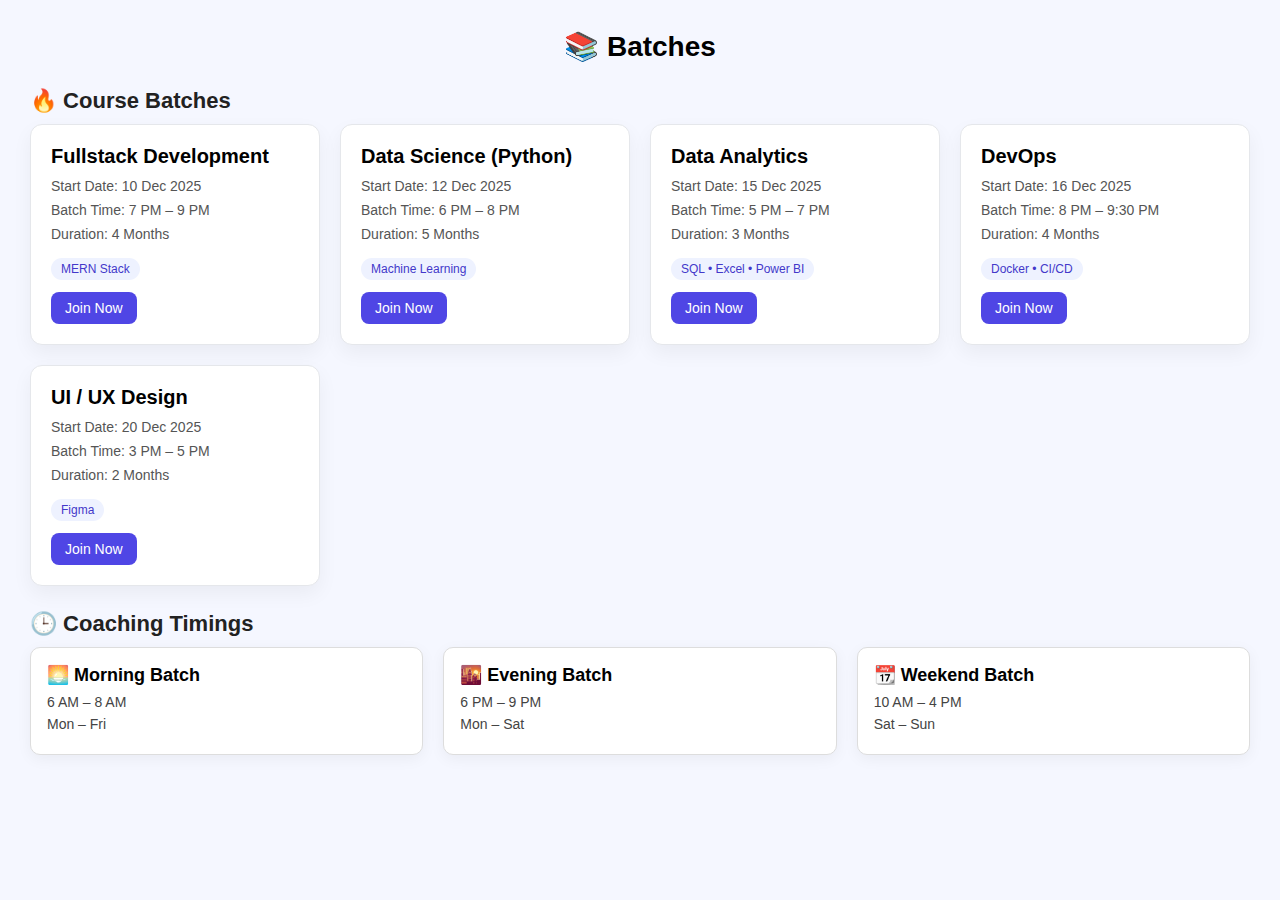
<file: batches.html>
<!DOCTYPE html>
<html lang="en">
<head>
<meta charset="UTF-8">
<title>Batches Page</title>
<style>
  *{margin:0;padding:0;box-sizing:border-box;font-family:Arial}
  body{
    background:#f5f7ff;
    padding:30px;
  }

  h1{
    text-align:center;
    margin-bottom:20px;
    font-size:28px;
  }

  .section-title{
    font-size:22px;
    margin:25px 0 10px;
    color:#222;
  }

  .grid{
    display:grid;
    grid-template-columns:repeat(auto-fit,minmax(280px,1fr));
    gap:20px;
  }

  .card{
    background:white;
    border-radius:12px;
    padding:20px;
    border:1px solid #e5e7eb;
    box-shadow:0 8px 20px rgba(0,0,0,0.05);
    transition:.2s;
  }
  .card:hover{
    transform:translateY(-5px);
  }

  .course-title{
    font-size:20px;
    font-weight:700;
    margin-bottom:10px;
  }

  .info{
    font-size:14px;
    color:#555;
    margin-bottom:8px;
  }

  .tag{
    display:inline-block;
    padding:4px 10px;
    background:#eef2ff;
    color:#4338ca;
    border-radius:20px;
    font-size:12px;
    margin-top:8px;
  }

  .btn{
    display:inline-block;
    margin-top:12px;
    text-decoration:none;
    background:#4f46e5;
    color:white;
    padding:8px 14px;
    border-radius:8px;
    font-size:14px;
  }

  /* timings style */
  .time-box{
    background:#fff;
    padding:16px;
    border-radius:10px;
    border:1px solid #ddd;
    box-shadow:0 4px 15px rgba(0,0,0,0.05);
  }

  .time-type{
    font-weight:700;
    font-size:18px;
    margin-bottom:8px;
  }

  .time{
    font-size:14px;
    color:#444;
    margin-bottom:6px;
  }
</style>
</head>
<body>

<h1>📚 Batches</h1>

<!-- Course Batch Section -->
<h2 class="section-title">🔥 Course Batches</h2>

<div class="grid">

  <div class="card">
    <div class="course-title">Fullstack Development</div>
    <div class="info">Start Date: 10 Dec 2025</div>
    <div class="info">Batch Time: 7 PM – 9 PM</div>
    <div class="info">Duration: 4 Months</div>
    <span class="tag">MERN Stack</span><br>
    <a href="#" class="btn">Join Now</a>
  </div>

  <div class="card">
    <div class="course-title">Data Science (Python)</div>
    <div class="info">Start Date: 12 Dec 2025</div>
    <div class="info">Batch Time: 6 PM – 8 PM</div>
    <div class="info">Duration: 5 Months</div>
    <span class="tag">Machine Learning</span><br>
    <a href="#" class="btn">Join Now</a>
  </div>

  <div class="card">
    <div class="course-title">Data Analytics</div>
    <div class="info">Start Date: 15 Dec 2025</div>
    <div class="info">Batch Time: 5 PM – 7 PM</div>
    <div class="info">Duration: 3 Months</div>
    <span class="tag">SQL • Excel • Power BI</span><br>
    <a href="#" class="btn">Join Now</a>
  </div>

  <div class="card">
    <div class="course-title">DevOps</div>
    <div class="info">Start Date: 16 Dec 2025</div>
    <div class="info">Batch Time: 8 PM – 9:30 PM</div>
    <div class="info">Duration: 4 Months</div>
    <span class="tag">Docker • CI/CD</span><br>
    <a href="#" class="btn">Join Now</a>
  </div>

  <div class="card">
    <div class="course-title">UI / UX Design</div>
    <div class="info">Start Date: 20 Dec 2025</div>
    <div class="info">Batch Time: 3 PM – 5 PM</div>
    <div class="info">Duration: 2 Months</div>
    <span class="tag">Figma</span><br>
    <a href="#" class="btn">Join Now</a>
  </div>

</div>

<!-- Timings Section -->
<h2 class="section-title">🕒 Coaching Timings</h2>

<div class="grid">

  <div class="time-box">
    <div class="time-type">🌅 Morning Batch</div>
    <div class="time">6 AM – 8 AM</div>
    <div class="time">Mon – Fri</div>
  </div>

  <div class="time-box">
    <div class="time-type">🌇 Evening Batch</div>
    <div class="time">6 PM – 9 PM</div>
    <div class="time">Mon – Sat</div>
  </div>

  <div class="time-box">
    <div class="time-type">📆 Weekend Batch</div>
    <div class="time">10 AM – 4 PM</div>
    <div class="time">Sat – Sun</div>
  </div>

</div>

</body>
</html>
</file>
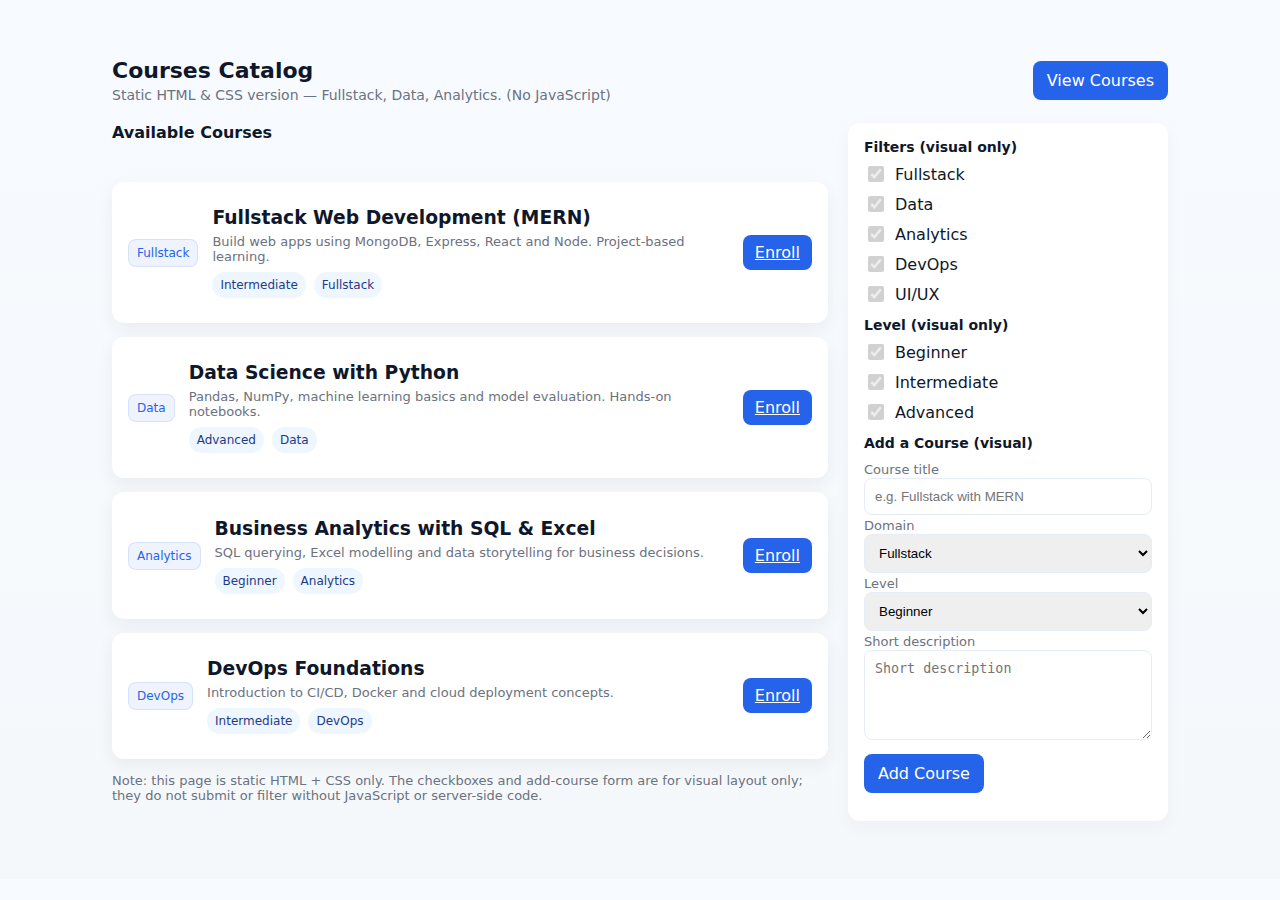
<file: courses.html>
<!DOCTYPE html>
<html lang="en">
<head>
  <meta charset="utf-8" />
  <meta name="viewport" content="width=device-width, initial-scale=1" />
  <title>Courses — Fullstack, Data, Analytics (HTML & CSS only)</title>
  <style>
    :root{
      --bg:#f5f8fb; --card:#ffffff; --accent:#2563eb; --muted:#6b7280;
    }
    *{box-sizing:border-box}
    body{font-family:Inter, system-ui, -apple-system, 'Segoe UI', Roboto, Arial; margin:0; background:linear-gradient(180deg,#f7fbff 0%,var(--bg) 100%); color:#0f172a}
    .container{max-width:1100px; margin:36px auto; padding:22px}
    header{display:flex;align-items:center;justify-content:space-between;margin-bottom:20px}
    h1{font-size:22px;margin:0}
    p.lead{margin:4px 0 0;color:var(--muted);font-size:14px}

    .grid{display:grid;grid-template-columns:1fr 320px;gap:20px}

    /* course list */
    .courses{display:grid;gap:14px}
    .course-card{background:var(--card);padding:16px;border-radius:12px;box-shadow:0 6px 18px rgba(15,23,42,0.06);display:flex;gap:14px;align-items:center}
    .badge{font-size:12px;padding:6px 8px;border-radius:8px;background:rgba(37,99,235,0.08);color:var(--accent);border:1px solid rgba(37,99,235,0.12)}
    .course-info{flex:1}
    .course-title{font-weight:600;margin:0 0 6px}
    .course-meta{font-size:13px;color:var(--muted);margin:0}
    .tags{display:flex;gap:8px;margin-top:8px}
    .tag{background:#eef6ff;padding:6px 8px;border-radius:999px;font-size:12px;color:#1e3a8a}
    .cta{padding:8px 12px;border-radius:8px;border:none;background:var(--accent);color:white;cursor:pointer}

    /* sidebar */
    .sidebar{background:var(--card);padding:16px;border-radius:12px;box-shadow:0 6px 18px rgba(15,23,42,0.04)}
    .section{margin-bottom:12px}
    .section h3{margin:0 0 8px;font-size:14px}
    .checkbox-list{display:flex;flex-direction:column;gap:8px}
    label.inline{display:flex;align-items:center;gap:8px}
    input[type='checkbox']{width:16px;height:16px}

    /* form styles (non-functional: HTML only) */
    .form-row{display:flex;gap:8px}
    input[type='text'],select,textarea{width:100%;padding:10px;border-radius:8px;border:1px solid #e6edf6}
    textarea{min-height:90px}
    .muted{color:var(--muted);font-size:13px}

    /* small screens */
    @media (max-width:880px){.grid{grid-template-columns:1fr}.sidebar{order:2}.courses{order:1}}

    /* simple accessibility improvements */
    a.button{display:inline-block;padding:10px 14px;border-radius:8px;background:var(--accent);color:#fff;text-decoration:none}
  </style>
</head>
<body>
  <div class="container">
    <header>
      <div>
        <h1>Courses Catalog</h1>
        <p class="lead">Static HTML & CSS version — Fullstack, Data, Analytics. (No JavaScript)</p>
      </div>
      <nav aria-label="primary actions">
        <a class="button" href="#courses">View Courses</a>
      </nav>
    </header>

    <main class="grid">

      <section id="courses" class="courses" aria-labelledby="courses-heading">
        <h2 id="courses-heading" style="font-size:16px;margin:0 0 8px">Available Courses</h2>

        <article class="course-card" aria-labelledby="c1-title">
          <div class="badge">Fullstack</div>
          <div class="course-info">
            <h3 id="c1-title" class="course-title">Fullstack Web Development (MERN)</h3>
            <p class="course-meta">Build web apps using MongoDB, Express, React and Node. Project-based learning.</p>
            <div class="tags"><span class="tag">Intermediate</span><span class="tag">Fullstack</span></div>
          </div>
          <div>
            <a href="#" class="cta">Enroll</a>
          </div>
        </article>

        <article class="course-card" aria-labelledby="c2-title">
          <div class="badge">Data</div>
          <div class="course-info">
            <h3 id="c2-title" class="course-title">Data Science with Python</h3>
            <p class="course-meta">Pandas, NumPy, machine learning basics and model evaluation. Hands-on notebooks.</p>
            <div class="tags"><span class="tag">Advanced</span><span class="tag">Data</span></div>
          </div>
          <div>
            <a href="#" class="cta">Enroll</a>
          </div>
        </article>

        <article class="course-card" aria-labelledby="c3-title">
          <div class="badge">Analytics</div>
          <div class="course-info">
            <h3 id="c3-title" class="course-title">Business Analytics with SQL & Excel</h3>
            <p class="course-meta">SQL querying, Excel modelling and data storytelling for business decisions.</p>
            <div class="tags"><span class="tag">Beginner</span><span class="tag">Analytics</span></div>
          </div>
          <div>
            <a href="#" class="cta">Enroll</a>
          </div>
        </article>

        <article class="course-card" aria-labelledby="c4-title">
          <div class="badge">DevOps</div>
          <div class="course-info">
            <h3 id="c4-title" class="course-title">DevOps Foundations</h3>
            <p class="course-meta">Introduction to CI/CD, Docker and cloud deployment concepts.</p>
            <div class="tags"><span class="tag">Intermediate</span><span class="tag">DevOps</span></div>
          </div>
          <div>
            <a href="#" class="cta">Enroll</a>
          </div>
        </article>

        <div class="muted">Note: this page is static HTML + CSS only. The checkboxes and add-course form are for visual layout only; they do not submit or filter without JavaScript or server-side code.</div>

      </section>

      <aside class="sidebar" aria-labelledby="filters-heading">
        <div class="section">
          <h3 id="filters-heading">Filters (visual only)</h3>
          <form>
            <div class="checkbox-list">
              <label class="inline"><input type="checkbox" checked disabled /> Fullstack</label>
              <label class="inline"><input type="checkbox" checked disabled /> Data</label>
              <label class="inline"><input type="checkbox" checked disabled /> Analytics</label>
              <label class="inline"><input type="checkbox" checked disabled /> DevOps</label>
              <label class="inline"><input type="checkbox" checked disabled /> UI/UX</label>
            </div>

            <h3 style="margin-top:12px">Level (visual only)</h3>
            <div class="checkbox-list">
              <label class="inline"><input type="checkbox" checked disabled /> Beginner</label>
              <label class="inline"><input type="checkbox" checked disabled /> Intermediate</label>
              <label class="inline"><input type="checkbox" checked disabled /> Advanced</label>
            </div>
          </form>
        </div>

        <div class="section">
          <h3>Add a Course (visual)</h3>
          <form>
            <label class="muted">Course title</label>
            <input type="text" placeholder="e.g. Fullstack with MERN" aria-label="Course title" />

            <label class="muted" style="margin-top:8px">Domain</label>
            <select aria-label="Domain">
              <option>Fullstack</option>
              <option>Data</option>
              <option>Analytics</option>
              <option>DevOps</option>
              <option>UI/UX</option>
            </select>

            <label class="muted" style="margin-top:8px">Level</label>
            <select aria-label="Level">
              <option>Beginner</option>
              <option>Intermediate</option>
              <option>Advanced</option>
            </select>

            <label class="muted" style="margin-top:8px">Short description</label>
            <textarea placeholder="Short description" aria-label="Description"></textarea>

            <div style="margin-top:10px;">
              <a href="#" class="button">Add Course</a>
            </div>
          </form>
        </div>
      </aside>

    </main>
  </div>
</body>
</html>
</file>
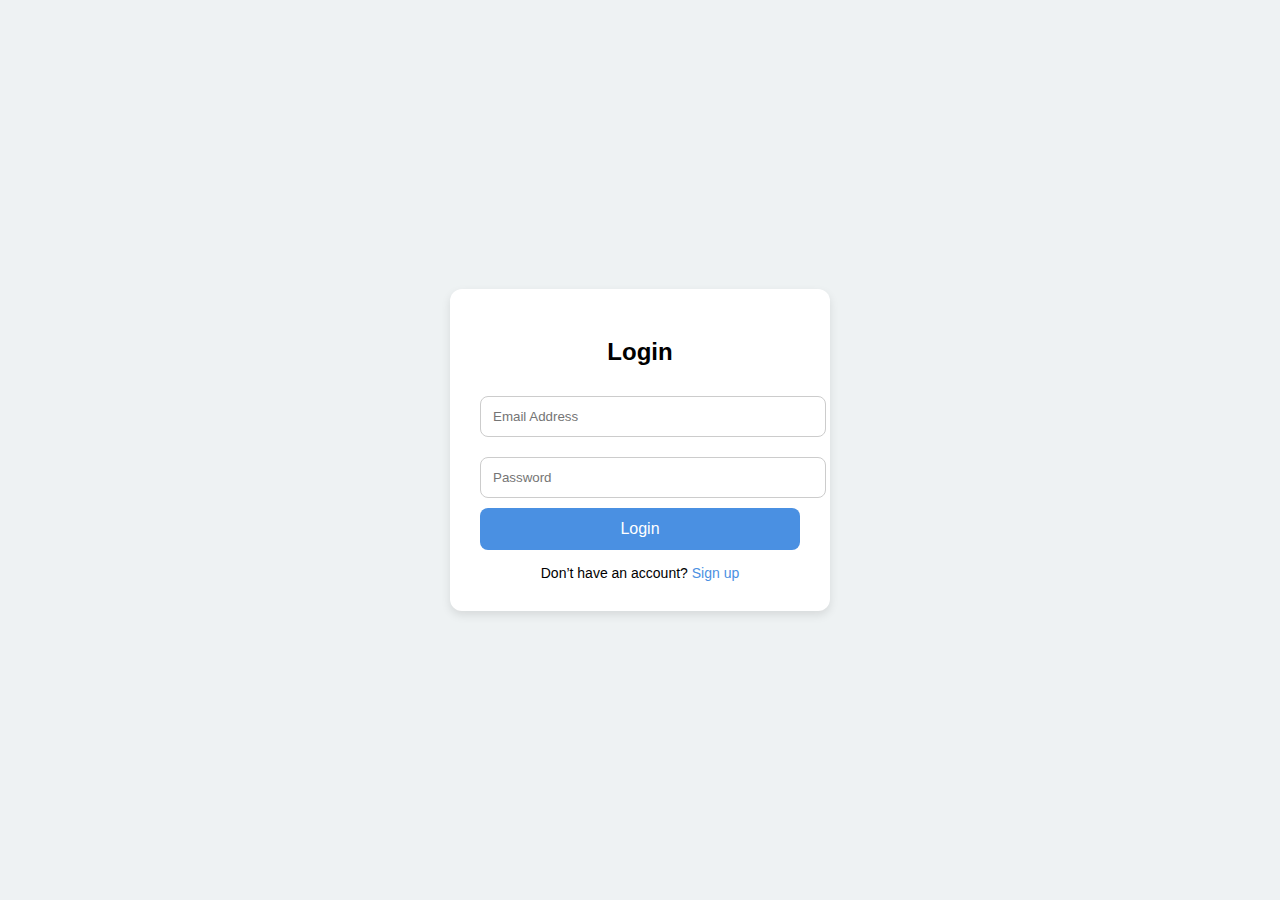
<file: loginpage.html>
<!DOCTYPE html>
<html lang="en">
<head>
    <meta charset="UTF-8" />
    <meta name="viewport" content="width=device-width, initial-scale=1.0" />
    <title>Login Page</title>
    <style>
        body {
            font-family: Arial, sans-serif;
            background: #eef2f3;
            display: flex;
            justify-content: center;
            align-items: center;
            height: 100vh;
            margin: 0;
        }
        .login-container {
            background: white;
            width: 320px;
            padding: 30px;
            border-radius: 12px;
            box-shadow: 0 4px 10px rgba(0,0,0,0.1);
        }
        h2 {
            text-align: center;
            margin-bottom: 20px;
        }
        input {
            width: 100%;
            padding: 12px;
            margin: 10px 0;
            border-radius: 8px;
            border: 1px solid #ccc;
        }
        button {
            width: 100%;
            padding: 12px;
            background: #4a90e2;
            border: none;
            color: white;
            border-radius: 8px;
            font-size: 16px;
            cursor: pointer;
        }
        button:hover {
            background: #3b78bc;
        }
        .signup-link {
            text-align: center;
            margin-top: 15px;
            font-size: 14px;
        }
        .signup-link a {
            color: #4a90e2;
            text-decoration: none;
        }
    </style>
</head>
<body>

    <div class="login-container">
        <h2>Login</h2>
        <form>
            <input type="email" placeholder="Email Address" required />
            <input type="password" placeholder="Password" required />
            <button type="submit">Login</button>

            <div class="signup-link">
                Don’t have an account? <a href="singUp.html">Sign up</a>
            </div>
        </form>
    </div>

</body>
</html>
</file>
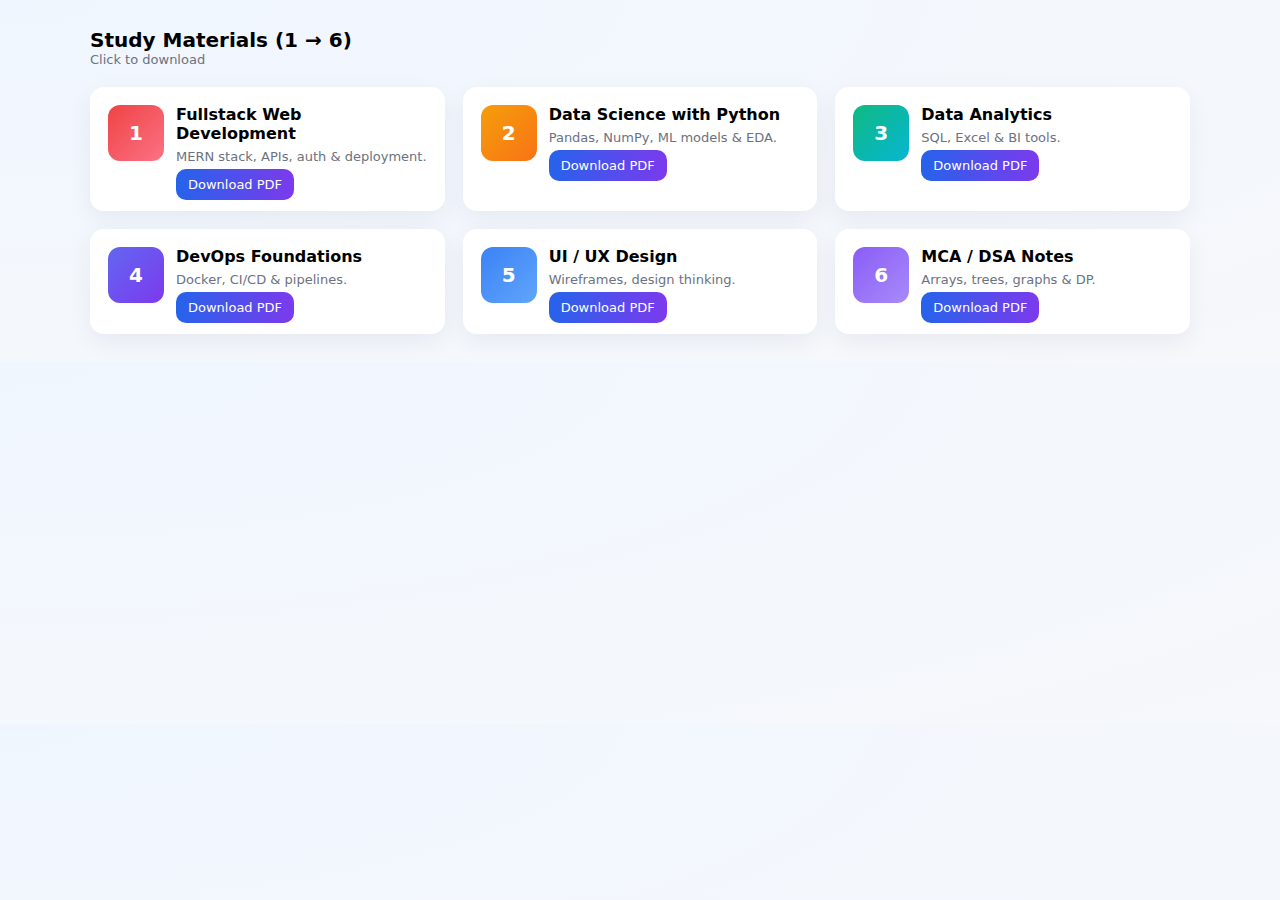
<file: material.html>
<!DOCTYPE html>
<html lang="en">
<head>
  <meta charset="utf-8" />
  <meta name="viewport" content="width=device-width,initial-scale=1" />
  <title>Study Materials — 1 to 6</title>
  <style>
    :root{
      --bg: #f6f8fb;
      --card: #ffffff;
      --muted: #6b7280;
      --accent: linear-gradient(135deg,#2563eb,#7c3aed);
      --shadow: 0 8px 24px rgba(8,15,52,0.06);
      --radius: 14px;
    }
    *{box-sizing:border-box}
    body{
      margin:0;
      font-family: Inter, system-ui, -apple-system, "Segoe UI", Roboto, Arial;
      background: radial-gradient(ellipse at top left, #f0f6ff, var(--bg));
      padding:28px;
    }
    .wrap{max-width:1100px;margin:0 auto;}
    header{display:flex;justify-content:space-between;margin-bottom:20px;}
    header h1{margin:0;font-size:20px;}
    header p{margin:0;color:var(--muted);font-size:13px}

    .grid{
      display:grid;
      grid-template-columns: repeat(3, 1fr);
      gap:18px;
    }
    .card{
      background:var(--card);
      border-radius:var(--radius);
      padding:18px;
      box-shadow:var(--shadow);
      display:flex;
      gap:12px;
      transition:.2s;
    }
    .card:hover{transform:translateY(-6px);}
    .num{
      min-width:56px;height:56px;border-radius:12px;
      display:flex;align-items:center;justify-content:center;
      color:white;font-size:20px;font-weight:700;
    }

    .card:nth-child(1) .num{background:linear-gradient(135deg,#ef4444,#fb7185)}
    .card:nth-child(2) .num{background:linear-gradient(135deg,#f59e0b,#f97316)}
    .card:nth-child(3) .num{background:linear-gradient(135deg,#10b981,#06b6d4)}
    .card:nth-child(4) .num{background:linear-gradient(135deg,#6366f1,#7c3aed)}
    .card:nth-child(5) .num{background:linear-gradient(135deg,#3b82f6,#60a5fa)}
    .card:nth-child(6) .num{background:linear-gradient(135deg,#8b5cf6,#a78bfa)}

    .title{margin:0;font-size:16px;font-weight:700}
    .desc{margin:6px 0 10px;color:var(--muted);font-size:13px}

    .btn{
      padding:8px 12px;border-radius:10px;
      text-decoration:none;font-size:13px;
    }
    .primary{
      background:linear-gradient(90deg,#2563eb,#7c3aed);
      color:white;
    }
    .ghost{border:1px solid #ccc;color:#444;}
  </style>
</head>

<body>
  <div class="wrap">
    <header>
      <div>
        <h1>Study Materials (1 → 6)</h1>
        <p>Click to download</p>
      </div>
    </header>

    <section class="grid">

      <article class="card">
        <div class="num">1</div>
        <div>
          <h3 class="title">Fullstack Web Development</h3>
          <p class="desc">MERN stack, APIs, auth & deployment.</p>
          <a class="btn primary" href="material_1.pdf">Download PDF</a>
        </div>
      </article>

      <article class="card">
        <div class="num">2</div>
        <div>
          <h3 class="title">Data Science with Python</h3>
          <p class="desc">Pandas, NumPy, ML models & EDA.</p>
          <a class="btn primary" href="material_2.pdf">Download PDF</a>
        </div>
      </article>

      <article class="card">
        <div class="num">3</div>
        <div>
          <h3 class="title">Data Analytics</h3>
          <p class="desc">SQL, Excel & BI tools.</p>
          <a class="btn primary" href="material_3.pdf">Download PDF</a>
        </div>
      </article>

      <article class="card">
        <div class="num">4</div>
        <div>
          <h3 class="title">DevOps Foundations</h3>
          <p class="desc">Docker, CI/CD & pipelines.</p>
          <a class="btn primary" href="material_4.pdf">Download PDF</a>
        </div>
      </article>

      <article class="card">
        <div class="num">5</div>
        <div>
          <h3 class="title">UI / UX Design</h3>
          <p class="desc">Wireframes, design thinking.</p>
          <a class="btn primary" href="material_5.pdf">Download PDF</a>
        </div>
      </article>

      <article class="card">
        <div class="num">6</div>
        <div>
          <h3 class="title">MCA / DSA Notes</h3>
          <p class="desc">Arrays, trees, graphs & DP.</p>
          <a class="btn primary" href="material_6.pdf">Download PDF</a>
        </div>
      </article>

    </section>
  </div>
</body>
</html>
</file>
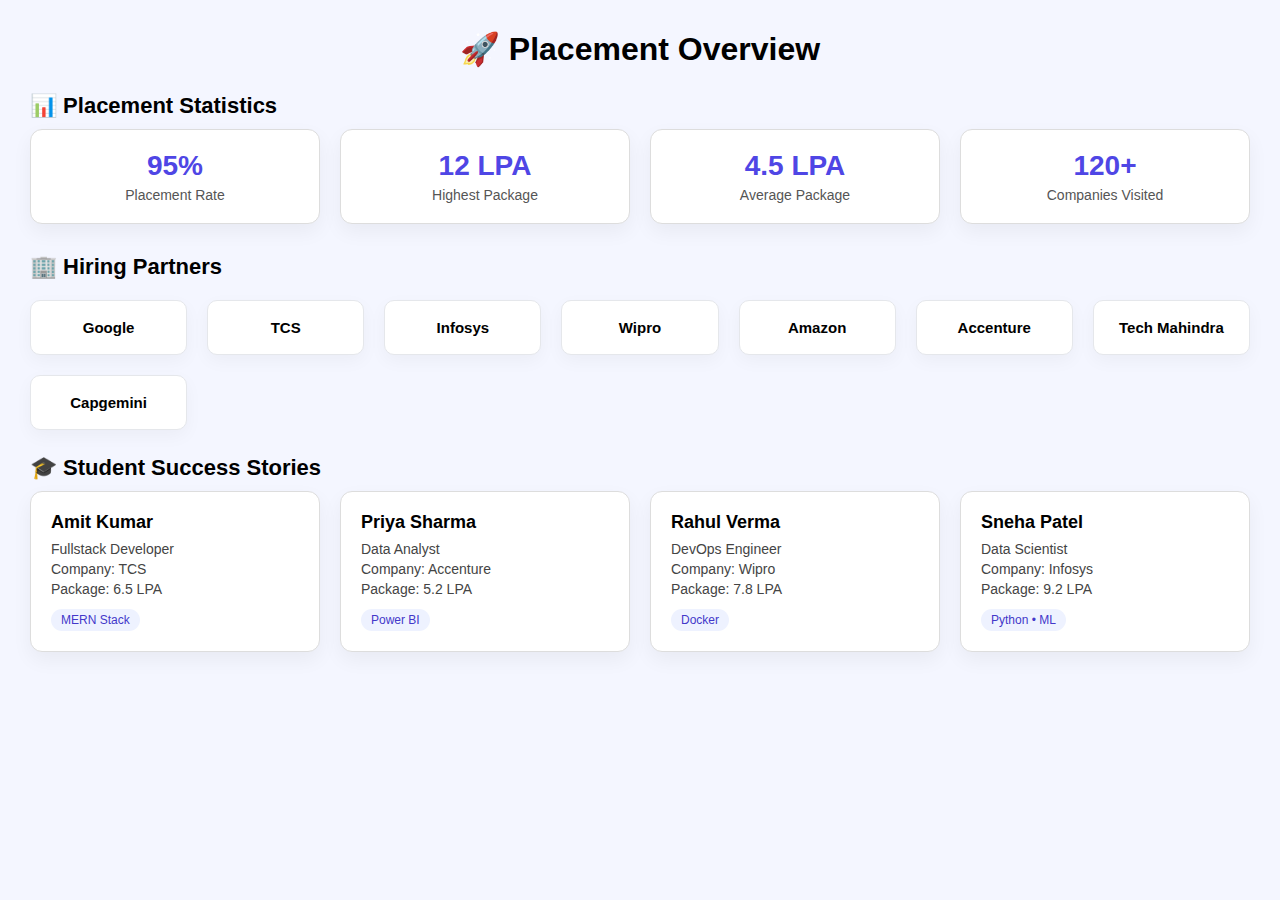
<file: placement.html>
<!DOCTYPE html>
<html lang="en">
<head>
<meta charset="UTF-8">
<title>Placement Page</title>
<style>
  *{margin:0;padding:0;box-sizing:border-box;font-family:Arial}
  body{
    background:#f4f6ff;
    padding:30px;
  }

  h1{
    text-align:center;
    font-size:32px;
    margin-bottom:20px;
  }

  .section-title{
    font-size:22px;
    margin:25px 0 10px;
    font-weight:700;
  }

  /* Stats Section */
  .stats{
    display:grid;
    grid-template-columns:repeat(auto-fit,minmax(240px,1fr));
    gap:20px;
    margin-bottom:30px;
  }

  .stat-box{
    background:#fff;
    padding:20px;
    border-radius:12px;
    text-align:center;
    border:1px solid #ddd;
    box-shadow:0 8px 20px rgba(0,0,0,0.05);
  }

  .stat-number{
    font-size:28px;
    font-weight:700;
    color:#4f46e5;
  }
  .stat-label{
    font-size:14px;
    color:#555;
    margin-top:5px;
  }

  /* Company logos */
  .company-grid{
    display:grid;
    grid-template-columns:repeat(auto-fit,minmax(140px,1fr));
    gap:20px;
    margin:20px 0;
  }

  .company-box{
    background:white;
    padding:18px;
    border-radius:10px;
    border:1px solid #e5e7eb;
    text-align:center;
    font-size:15px;
    font-weight:600;
    box-shadow:0 6px 18px rgba(0,0,0,0.04);
  }

  /* Student cards */
  .student-grid{
    display:grid;
    grid-template-columns:repeat(auto-fit,minmax(260px,1fr));
    gap:20px;
  }

  .student-card{
    background:white;
    padding:20px;
    border-radius:12px;
    border:1px solid #ddd;
    box-shadow:0 8px 20px rgba(0,0,0,0.05);
  }

  .student-name{
    font-size:18px;
    font-weight:700;
    margin-bottom:8px;
  }
  .student-info{
    font-size:14px;
    color:#444;
    margin-bottom:4px;
  }
  .tag{
    padding:4px 10px;
    background:#eef2ff;
    color:#4338ca;
    border-radius:20px;
    font-size:12px;
    display:inline-block;
    margin-top:8px;
  }

</style>
</head>

<body>

<h1>🚀 Placement Overview</h1>

<!-- Stats Section -->
<h2 class="section-title">📊 Placement Statistics</h2>

<div class="stats">
  <div class="stat-box">
    <div class="stat-number">95%</div>
    <div class="stat-label">Placement Rate</div>
  </div>

  <div class="stat-box">
    <div class="stat-number">12 LPA</div>
    <div class="stat-label">Highest Package</div>
  </div>

  <div class="stat-box">
    <div class="stat-number">4.5 LPA</div>
    <div class="stat-label">Average Package</div>
  </div>

  <div class="stat-box">
    <div class="stat-number">120+</div>
    <div class="stat-label">Companies Visited</div>
  </div>
</div>


<!-- Companies Section -->
<h2 class="section-title">🏢 Hiring Partners</h2>

<div class="company-grid">
  <div class="company-box">Google</div>
  <div class="company-box">TCS</div>
  <div class="company-box">Infosys</div>
  <div class="company-box">Wipro</div>
  <div class="company-box">Amazon</div>
  <div class="company-box">Accenture</div>
  <div class="company-box">Tech Mahindra</div>
  <div class="company-box">Capgemini</div>
</div>


<!-- Student Success -->
<h2 class="section-title">🎓 Student Success Stories</h2>

<div class="student-grid">

  <div class="student-card">
    <div class="student-name">Amit Kumar</div>
    <div class="student-info">Fullstack Developer</div>
    <div class="student-info">Company: TCS</div>
    <div class="student-info">Package: 6.5 LPA</div>
    <span class="tag">MERN Stack</span>
  </div>

  <div class="student-card">
    <div class="student-name">Priya Sharma</div>
    <div class="student-info">Data Analyst</div>
    <div class="student-info">Company: Accenture</div>
    <div class="student-info">Package: 5.2 LPA</div>
    <span class="tag">Power BI</span>
  </div>

  <div class="student-card">
    <div class="student-name">Rahul Verma</div>
    <div class="student-info">DevOps Engineer</div>
    <div class="student-info">Company: Wipro</div>
    <div class="student-info">Package: 7.8 LPA</div>
    <span class="tag">Docker</span>
  </div>

  <div class="student-card">
    <div class="student-name">Sneha Patel</div>
    <div class="student-info">Data Scientist</div>
    <div class="student-info">Company: Infosys</div>
    <div class="student-info">Package: 9.2 LPA</div>
    <span class="tag">Python • ML</span>
  </div>

</div>

</body>
</html>
</file>
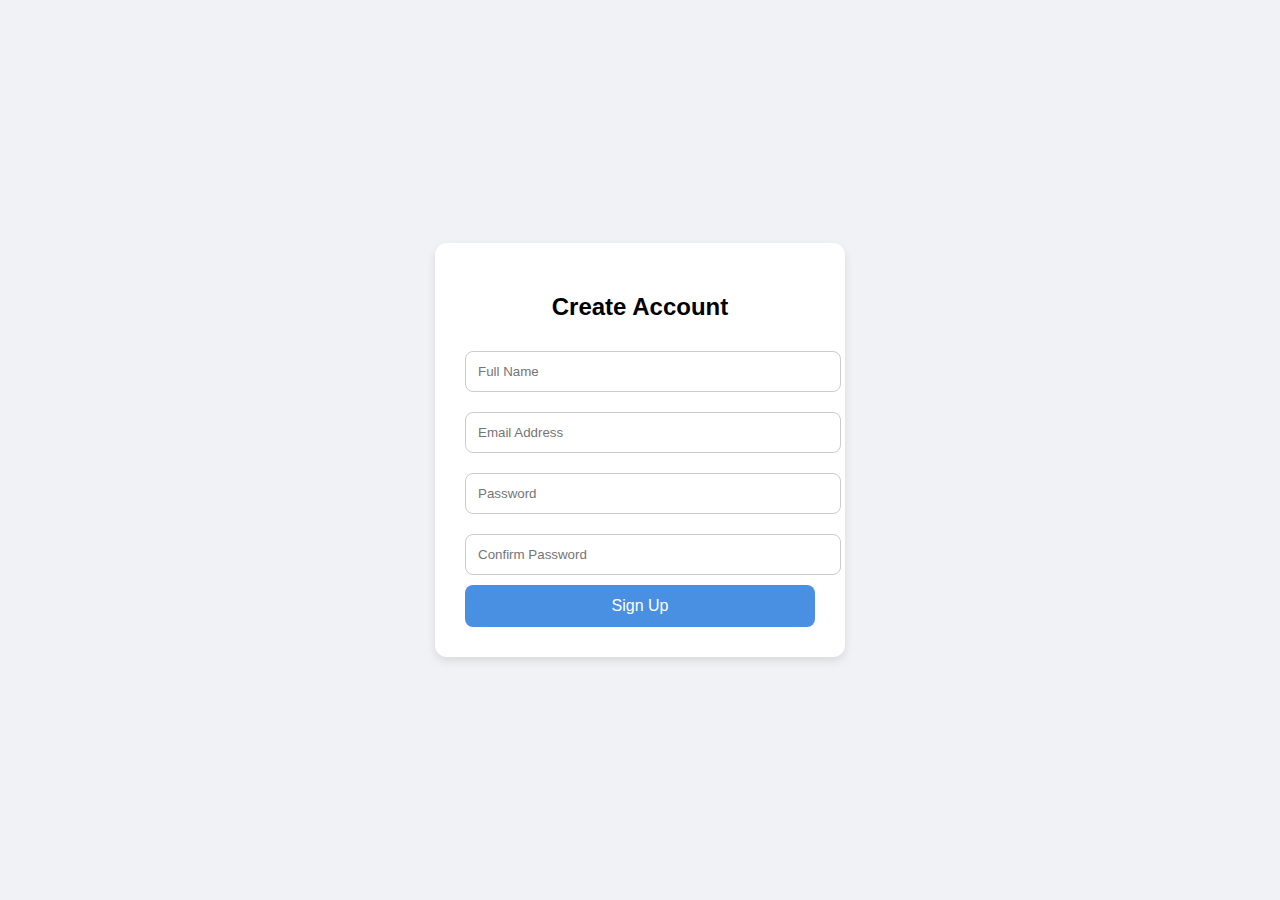
<file: singUp.html>
<!DOCTYPE html>
<html lang="en">
<head>
    <meta charset="UTF-8" />
    <meta name="viewport" content="width=device-width, initial-scale=1.0" />
    <title>Signup Page</title>
    <style>
        body {
            font-family: Arial, sans-serif;
            background: #f0f2f5;
            display: flex;
            justify-content: center;
            align-items: center;
            height: 100vh;
            margin: 0;
        }
        .signup-container {
            background: white;
            padding: 30px;
            width: 350px;
            border-radius: 12px;
            box-shadow: 0 4px 10px rgba(0,0,0,0.1);
        }
        h2 {
            text-align: center;
            margin-bottom: 20px;
        }
        input {
            width: 100%;
            padding: 12px;
            margin: 10px 0;
            border-radius: 8px;
            border: 1px solid #ccc;
        }
        button {
            width: 100%;
            padding: 12px;
            background: #4a90e2;
            border: none;
            color: white;
            border-radius: 8px;
            font-size: 16px;
            cursor: pointer;
        }
        button:hover {
            background: #3c7bc0;
        }
    </style>
</head>
<body>
    <div class="signup-container">
        <h2>Create Account</h2>
        <form>
            <input type="text" placeholder="Full Name" required />
            <input type="email" placeholder="Email Address" required />
            <input type="password" placeholder="Password" required />
            <input type="password" placeholder="Confirm Password" required />
            <button type="submit">Sign Up</button>
        </form>
    </div>
</body>
</html>
</file>
